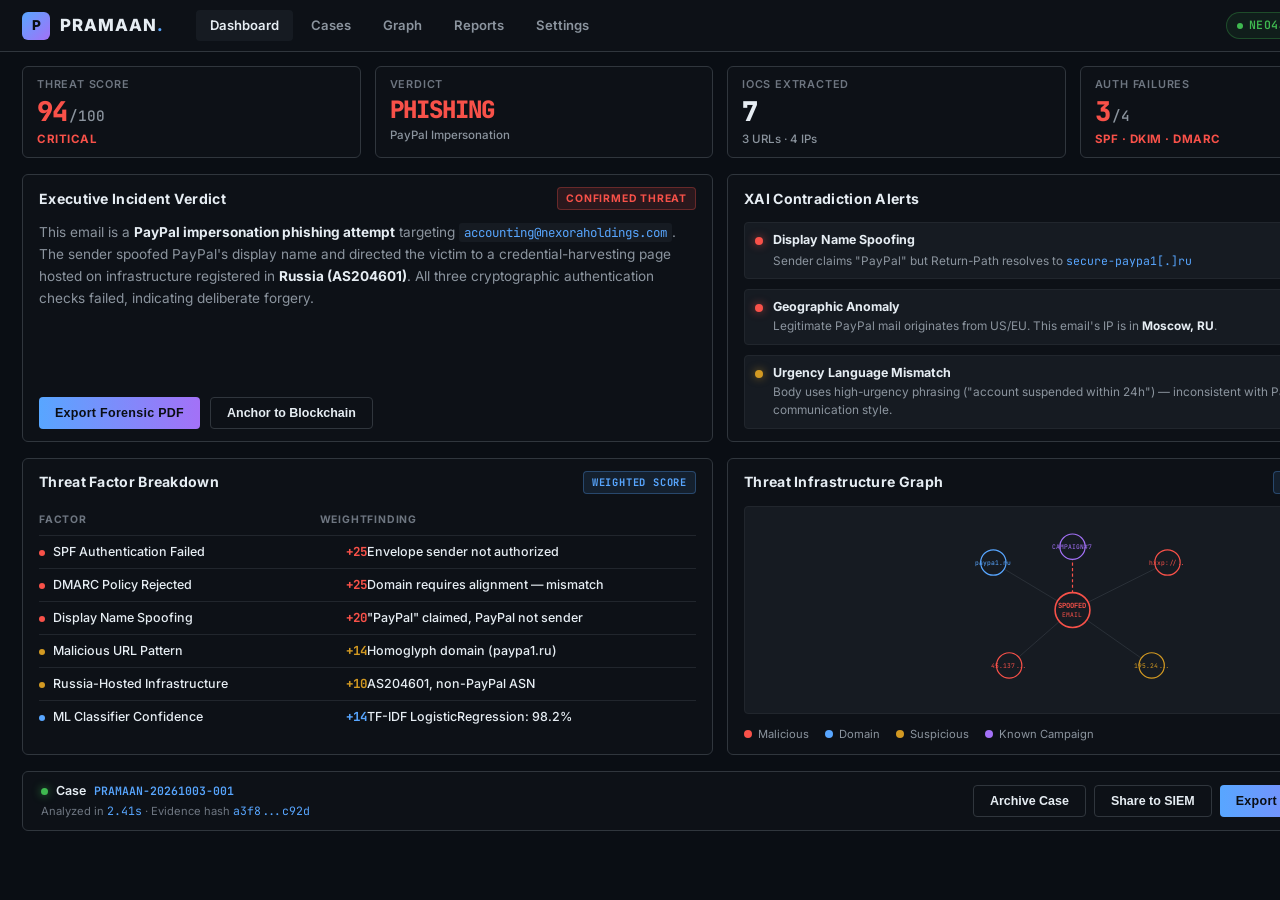
<file: soc/templates/_mockup.html>
<!DOCTYPE html>
<html lang="en">

<head>
    <meta charset="UTF-8">
    <title>PRAMAAN — Analyst Command Center</title>
    <link
        href="https://fonts.googleapis.com/css2?family=Inter:wght@400;500;600;700;800&family=JetBrains+Mono:wght@400;600&display=swap"
        rel="stylesheet">

    <style>
        :root {
            --soc-bg: #0a0e14;
            --soc-surface: #0d1117;
            --soc-surface-raised: #161b22;
            --soc-border: #30363d;
            --soc-border-muted: #21262d;
            --soc-text: #e6edf3;
            --soc-text-muted: #8b949e;
            --soc-text-subtle: #6e7681;
            --soc-critical: #f85149;
            --soc-medium: #d29922;
            --soc-safe: #3fb950;
            --soc-info: #58a6ff;
            --soc-blockchain: #a371f7;
            --soc-font-body: "Inter", sans-serif;
            --soc-font-mono: "JetBrains Mono", monospace;
            --soc-radius: 6px;
            --soc-radius-sm: 4px;
        }

        * {
            box-sizing: border-box;
            margin: 0;
            padding: 0;
        }

        body {
            width: 1440px;
            height: 900px;
            overflow: hidden;
            background: var(--soc-bg);
            color: var(--soc-text);
            font-family: var(--soc-font-body);
            font-size: 13px;
            line-height: 1.45;
            display: flex;
            flex-direction: column;
        }

        /* ============================================
           TOP NAV
           ============================================ */
        .topnav {
            display: flex;
            align-items: center;
            justify-content: space-between;
            padding: 10px 22px;
            border-bottom: 1px solid var(--soc-border);
            background: var(--soc-surface);
            flex-shrink: 0;
        }

        .topnav-left {
            display: flex;
            align-items: center;
            gap: 32px;
        }

        .brand {
            display: flex;
            align-items: center;
            gap: 10px;
        }

        .brand-mark {
            width: 28px;
            height: 28px;
            border-radius: 6px;
            background: linear-gradient(135deg, var(--soc-info), var(--soc-blockchain));
            display: flex;
            align-items: center;
            justify-content: center;
            font-weight: 800;
            font-size: 0.85rem;
            color: var(--soc-bg);
        }

        .brand-name {
            font-size: 1.05rem;
            font-weight: 800;
            letter-spacing: 1px;
        }

        .brand-name span {
            color: var(--soc-info);
        }

        .nav-links {
            display: flex;
            gap: 4px;
        }

        .nav-link {
            padding: 6px 14px;
            font-size: 0.82rem;
            font-weight: 600;
            color: var(--soc-text-muted);
            border-radius: var(--soc-radius-sm);
            cursor: pointer;
            transition: all 0.15s ease;
        }

        .nav-link:hover {
            color: var(--soc-text);
            background: var(--soc-surface-raised);
        }

        .nav-link.active {
            color: var(--soc-text);
            background: var(--soc-surface-raised);
        }

        .topnav-right {
            display: flex;
            align-items: center;
            gap: 16px;
        }

        .status-pill {
            display: inline-flex;
            align-items: center;
            gap: 6px;
            font-size: 0.72rem;
            font-weight: 600;
            color: var(--soc-safe);
            padding: 4px 10px;
            border: 1px solid rgba(63, 185, 80, 0.3);
            background: rgba(63, 185, 80, 0.08);
            border-radius: 999px;
            font-family: var(--soc-font-mono);
            text-transform: uppercase;
            letter-spacing: 0.5px;
        }

        .status-pill::before {
            content: '';
            width: 6px;
            height: 6px;
            border-radius: 50%;
            background: var(--soc-safe);
        }

        .avatar {
            width: 30px;
            height: 30px;
            border-radius: 50%;
            background: linear-gradient(135deg, var(--soc-info), var(--soc-blockchain));
            display: flex;
            align-items: center;
            justify-content: center;
            font-weight: 700;
            font-size: 0.72rem;
            color: var(--soc-bg);
        }

        /* Main content wrapper */
        .main {
            flex: 1;
            overflow: hidden;
            padding: 14px 22px;
            display: flex;
            flex-direction: column;
            gap: 16px;
        }

        /* ============================================
           KPI STRIP
           ============================================ */
        .kpi-strip {
            display: grid;
            grid-template-columns: repeat(4, 1fr);
            gap: 14px;
            flex-shrink: 0;
        }

        .kpi-card {
            background: var(--soc-surface);
            border: 1px solid var(--soc-border);
            border-radius: var(--soc-radius);
            padding: 10px 14px;
            display: flex;
            flex-direction: column;
            gap: 4px;
        }

        .kpi-label {
            font-size: 0.68rem;
            font-weight: 600;
            letter-spacing: 0.8px;
            text-transform: uppercase;
            color: var(--soc-text-subtle);
        }

        .kpi-value {
            font-size: 1.7rem;
            font-weight: 800;
            font-family: var(--soc-font-mono);
            color: var(--soc-text);
            line-height: 1.1;
            letter-spacing: -1px;
        }

        .kpi-value.kpi-critical {
            color: var(--soc-critical);
        }

        .kpi-suffix {
            font-size: 0.9rem;
            font-weight: 500;
            color: var(--soc-text-muted);
            margin-left: 2px;
            letter-spacing: 0;
        }

        .kpi-trend {
            font-size: 0.72rem;
            color: var(--soc-text-muted);
            font-weight: 500;
        }

        .kpi-trend.kpi-trend-critical {
            color: var(--soc-critical);
            font-weight: 700;
            letter-spacing: 0.5px;
            text-transform: uppercase;
        }

        /* ============================================
           PANELS — shared
           ============================================ */
        .panel {
            background: var(--soc-surface);
            border: 1px solid var(--soc-border);
            border-radius: var(--soc-radius);
            padding: 12px 16px;
            display: flex;
            flex-direction: column;
            gap: 12px;
            overflow: hidden;
        }

        .panel-header {
            display: flex;
            align-items: center;
            justify-content: space-between;
        }

        .panel-title {
            font-size: 0.88rem;
            font-weight: 700;
            letter-spacing: 0.3px;
            color: var(--soc-text);
        }

        .panel-tag {
            font-size: 0.65rem;
            font-weight: 700;
            letter-spacing: 0.8px;
            text-transform: uppercase;
            padding: 3px 8px;
            border-radius: 4px;
        }

        .panel-tag-critical {
            color: var(--soc-critical);
            background: rgba(248, 81, 73, 0.12);
            border: 1px solid rgba(248, 81, 73, 0.3);
        }

        /* Mid grid layout */
        .mid-grid {
            display: grid;
            grid-template-columns: 1fr 1fr;
            gap: 14px;
            flex-shrink: 0;
        }

        /* Verdict panel */
        .verdict-text {
            font-size: 0.85rem;
            line-height: 1.6;
            color: var(--soc-text-muted);
        }

        .verdict-text strong {
            color: var(--soc-text);
            font-weight: 700;
        }

        .verdict-text .mono {
            font-family: var(--soc-font-mono);
            font-size: 0.78rem;
            color: var(--soc-info);
            background: var(--soc-surface-raised);
            padding: 1px 5px;
            border-radius: 3px;
        }

        .verdict-actions {
            display: flex;
            gap: 10px;
            margin-top: auto;
        }

        .btn-primary {
            padding: 8px 16px;
            background: linear-gradient(90deg, var(--soc-info), var(--soc-blockchain));
            color: var(--soc-bg);
            border: none;
            border-radius: var(--soc-radius-sm);
            font-weight: 700;
            font-size: 0.78rem;
            letter-spacing: 0.3px;
            cursor: pointer;
        }

        .btn-ghost {
            padding: 8px 16px;
            background: transparent;
            color: var(--soc-text);
            border: 1px solid var(--soc-border);
            border-radius: var(--soc-radius-sm);
            font-weight: 600;
            font-size: 0.78rem;
            cursor: pointer;
        }

        /* XAI list */
        .xai-list {
            list-style: none;
            display: flex;
            flex-direction: column;
            gap: 10px;
            padding: 0;
            margin: 0;
        }

        .xai-list li {
            display: flex;
            gap: 10px;
            align-items: flex-start;
            padding: 8px 10px;
            background: var(--soc-surface-raised);
            border: 1px solid var(--soc-border-muted);
            border-radius: var(--soc-radius-sm);
        }

        .xai-dot {
            width: 8px;
            height: 8px;
            border-radius: 50%;
            flex-shrink: 0;
            margin-top: 6px;
        }

        .xai-dot-critical {
            background: var(--soc-critical);
            box-shadow: 0 0 8px rgba(248, 81, 73, 0.6);
        }

        .xai-dot-medium {
            background: var(--soc-medium);
            box-shadow: 0 0 8px rgba(210, 153, 34, 0.6);
        }

        .xai-title {
            font-size: 0.78rem;
            font-weight: 700;
            color: var(--soc-text);
            margin-bottom: 2px;
        }

        .xai-desc {
            font-size: 0.74rem;
            color: var(--soc-text-muted);
            line-height: 1.5;
        }

        .xai-desc .mono {
            font-family: var(--soc-font-mono);
            color: var(--soc-info);
        }

        .xai-desc strong {
            color: var(--soc-text);
        }

        /* ============================================
           THREAT FACTORS TABLE
           ============================================ */
        .panel-tag-mono {
            color: var(--soc-info);
            background: rgba(88, 166, 255, 0.1);
            border: 1px solid rgba(88, 166, 255, 0.3);
            font-family: var(--soc-font-mono);
        }

        .panel-tag-info {
            color: var(--soc-info);
            background: rgba(88, 166, 255, 0.1);
            border: 1px solid rgba(88, 166, 255, 0.3);
        }

        .factors-table {
            width: 100%;
            border-collapse: collapse;
            font-size: 0.78rem;
        }

        .factors-table th {
            text-align: left;
            font-size: 0.65rem;
            font-weight: 700;
            letter-spacing: 0.8px;
            text-transform: uppercase;
            color: var(--soc-text-subtle);
            padding: 6px 0 8px 0;
            border-bottom: 1px solid var(--soc-border-muted);
        }

        .factors-table td {
            padding: 7px 0;
            border-bottom: 1px solid var(--soc-border-muted);
            color: var(--soc-text);
            font-weight: 500;
        }

        .factors-table tr:last-child td {
            border-bottom: none;
        }

        .factors-table .ta-right {
            text-align: right;
        }

        .factors-table .mono-critical {
            font-family: var(--soc-font-mono);
            color: var(--soc-critical);
            font-weight: 700;
        }

        .factors-table .mono-medium {
            font-family: var(--soc-font-mono);
            color: var(--soc-medium);
            font-weight: 700;
        }

        .factors-table .mono-info {
            font-family: var(--soc-font-mono);
            color: var(--soc-info);
            font-weight: 700;
        }

        .dot {
            display: inline-block;
            width: 6px;
            height: 6px;
            border-radius: 50%;
            margin-right: 8px;
            vertical-align: middle;
        }

        .dot-critical {
            background: var(--soc-critical);
        }

        .dot-medium {
            background: var(--soc-medium);
        }

        .dot-info {
            background: var(--soc-info);
        }

        /* ============================================
           INFRASTRUCTURE GRAPH
           ============================================ */
        .graph-canvas {
            background: var(--soc-surface-raised);
            border: 1px solid var(--soc-border-muted);
            border-radius: var(--soc-radius-sm);
            padding: 8px;
            flex: 1;
            display: flex;
            align-items: center;
            justify-content: center;
        }

        .graph-svg {
            width: 100%;
            height: 100%;
            max-height: 190px;
        }

        .graph-legend {
            display: flex;
            gap: 16px;
            font-size: 0.7rem;
            color: var(--soc-text-muted);
            flex-wrap: wrap;
        }

        .graph-legend span {
            display: inline-flex;
            align-items: center;
            gap: 6px;
        }

        .legend-dot {
            width: 8px;
            height: 8px;
            border-radius: 50%;
            display: inline-block;
        }

        /* ============================================
           ACTION BAR
           ============================================ */
        .action-bar {
            display: flex;
            align-items: center;
            justify-content: space-between;
            gap: 20px;
            padding: 10px 18px;
            background: var(--soc-surface);
            border: 1px solid var(--soc-border);
            border-radius: var(--soc-radius);
            flex-shrink: 0;
        }

        .action-left {
            display: flex;
            flex-direction: column;
            gap: 3px;
        }

        .action-status {
            display: flex;
            align-items: center;
            gap: 8px;
            font-size: 0.78rem;
            font-weight: 600;
            color: var(--soc-text);
        }

        .status-dot {
            width: 7px;
            height: 7px;
            border-radius: 50%;
            background: var(--soc-safe);
            box-shadow: 0 0 8px rgba(63, 185, 80, 0.7);
        }

        .action-meta {
            font-size: 0.7rem;
            color: var(--soc-text-subtle);
        }

        .mono {
            font-family: var(--soc-font-mono);
            color: var(--soc-info);
            font-size: 0.72rem;
        }

        .action-right {
            display: flex;
            gap: 8px;
        }
    </style>
</head>

<body>

    <!-- ============================================
         TOP NAV
         ============================================ -->
    <nav class="topnav">
        <div class="topnav-left">
            <div class="brand">
                <div class="brand-mark">P</div>
                <div class="brand-name">PRAMAAN<span>.</span></div>
            </div>
            <div class="nav-links">
                <div class="nav-link active">Dashboard</div>
                <div class="nav-link">Cases</div>
                <div class="nav-link">Graph</div>
                <div class="nav-link">Reports</div>
                <div class="nav-link">Settings</div>
            </div>
        </div>
        <div class="topnav-right">
            <div class="status-pill">Neo4j Connected</div>
            <div class="avatar">SN</div>
        </div>
    </nav>

    <main class="main">
        <!-- ============================================
             KPI STRIP
             ============================================ -->
        <section class="kpi-strip">
            <div class="kpi-card">
                <div class="kpi-label">Threat Score</div>
                <div class="kpi-value kpi-critical">94<span class="kpi-suffix">/100</span></div>
                <div class="kpi-trend kpi-trend-critical">CRITICAL</div>
            </div>
            <div class="kpi-card">
                <div class="kpi-label">Verdict</div>
                <div class="kpi-value kpi-critical" style="font-size:1.5rem;">PHISHING</div>
                <div class="kpi-trend">PayPal Impersonation</div>
            </div>
            <div class="kpi-card">
                <div class="kpi-label">IOCs Extracted</div>
                <div class="kpi-value">7</div>
                <div class="kpi-trend">3 URLs · 4 IPs</div>
            </div>
            <div class="kpi-card">
                <div class="kpi-label">Auth Failures</div>
                <div class="kpi-value kpi-critical">3<span class="kpi-suffix">/4</span></div>
                <div class="kpi-trend kpi-trend-critical">SPF · DKIM · DMARC</div>
            </div>
        </section>
        </section>

        <!-- ============================================
             EXECUTIVE VERDICT + XAI CONTRADICTIONS
             ============================================ -->
        <section class="mid-grid">

            <!-- Executive Verdict -->
            <div class="panel verdict-panel">
                <div class="panel-header">
                    <div class="panel-title">Executive Incident Verdict</div>
                    <div class="panel-tag panel-tag-critical">CONFIRMED THREAT</div>
                </div>
                <p class="verdict-text">
                    This email is a <strong>PayPal impersonation phishing attempt</strong> targeting
                    <span class="mono">accounting@nexoraholdings.com</span>. The sender spoofed PayPal's
                    display name and directed the victim to a credential-harvesting page hosted on
                    infrastructure registered in <strong>Russia (AS204601)</strong>.
                    All three cryptographic authentication checks failed, indicating deliberate forgery.
                </p>
                <div class="verdict-actions">
                    <button class="btn-primary">Export Forensic PDF</button>
                    <button class="btn-ghost">Anchor to Blockchain</button>
                </div>
            </div>

            <!-- XAI Contradictions -->
            <div class="panel xai-panel">
                <div class="panel-header">
                    <div class="panel-title">XAI Contradiction Alerts</div>
                    <div class="panel-tag panel-tag-critical">3 FLAGGED</div>
                </div>
                <ul class="xai-list">
                    <li>
                        <span class="xai-dot xai-dot-critical"></span>
                        <div>
                            <div class="xai-title">Display Name Spoofing</div>
                            <div class="xai-desc">Sender claims "PayPal" but Return-Path resolves to <span
                                    class="mono">secure-paypa1[.]ru</span></div>
                        </div>
                    </li>
                    <li>
                        <span class="xai-dot xai-dot-critical"></span>
                        <div>
                            <div class="xai-title">Geographic Anomaly</div>
                            <div class="xai-desc">Legitimate PayPal mail originates from US/EU. This email's IP is in
                                <strong>Moscow, RU</strong>.
                            </div>
                        </div>
                    </li>
                    <li>
                        <span class="xai-dot xai-dot-medium"></span>
                        <div>
                            <div class="xai-title">Urgency Language Mismatch</div>
                            <div class="xai-desc">Body uses high-urgency phrasing ("account suspended within 24h") —
                                inconsistent with PayPal's communication style.</div>
                        </div>
                    </li>
                </ul>
            </div>

        </section>
        </section>

        <!-- ============================================
             THREAT FACTORS + INFRASTRUCTURE GRAPH
             ============================================ -->
        <section class="mid-grid">

            <!-- Threat Factors -->
            <div class="panel factors-panel">
                <div class="panel-header">
                    <div class="panel-title">Threat Factor Breakdown</div>
                    <div class="panel-tag panel-tag-mono">WEIGHTED SCORE</div>
                </div>
                <table class="factors-table">
                    <thead>
                        <tr>
                            <th>Factor</th>
                            <th class="ta-right">Weight</th>
                            <th>Finding</th>
                        </tr>
                    </thead>
                    <tbody>
                        <tr>
                            <td><span class="dot dot-critical"></span>SPF Authentication Failed</td>
                            <td class="ta-right mono-critical">+25</td>
                            <td>Envelope sender not authorized</td>
                        </tr>
                        <tr>
                            <td><span class="dot dot-critical"></span>DMARC Policy Rejected</td>
                            <td class="ta-right mono-critical">+25</td>
                            <td>Domain requires alignment — mismatch</td>
                        </tr>
                        <tr>
                            <td><span class="dot dot-critical"></span>Display Name Spoofing</td>
                            <td class="ta-right mono-critical">+20</td>
                            <td>"PayPal" claimed, PayPal not sender</td>
                        </tr>
                        <tr>
                            <td><span class="dot dot-medium"></span>Malicious URL Pattern</td>
                            <td class="ta-right mono-medium">+14</td>
                            <td>Homoglyph domain (paypa1.ru)</td>
                        </tr>
                        <tr>
                            <td><span class="dot dot-medium"></span>Russia-Hosted Infrastructure</td>
                            <td class="ta-right mono-medium">+10</td>
                            <td>AS204601, non-PayPal ASN</td>
                        </tr>
                        <tr>
                            <td><span class="dot dot-info"></span>ML Classifier Confidence</td>
                            <td class="ta-right mono-info">+14</td>
                            <td>TF-IDF LogisticRegression: 98.2%</td>
                        </tr>
                    </tbody>
                </table>
            </div>

            <!-- Infrastructure Graph -->
            <div class="panel graph-panel">
                <div class="panel-header">
                    <div class="panel-title">Threat Infrastructure Graph</div>
                    <div class="panel-tag panel-tag-info">7 NODES · 9 EDGES</div>
                </div>
                <div class="graph-canvas">
                    <!-- Simple SVG mock of infrastructure graph -->
                    <svg viewBox="0 0 400 240" class="graph-svg">
                        <!-- Edges -->
                        <line x1="100" y1="60" x2="200" y2="120" stroke="#30363d" stroke-width="1" />
                        <line x1="200" y1="120" x2="320" y2="60" stroke="#30363d" stroke-width="1" />
                        <line x1="200" y1="120" x2="120" y2="190" stroke="#30363d" stroke-width="1" />
                        <line x1="200" y1="120" x2="300" y2="190" stroke="#30363d" stroke-width="1" />
                        <line x1="200" y1="120" x2="200" y2="40" stroke="#f85149" stroke-width="1.5"
                            stroke-dasharray="4,3" />

                        <!-- Email (center) -->
                        <circle cx="200" cy="120" r="22" fill="#161b22" stroke="#f85149" stroke-width="2" />
                        <text x="200" y="118" text-anchor="middle" font-size="9" fill="#f85149"
                            font-family="JetBrains Mono" font-weight="700">SPOOFED</text>
                        <text x="200" y="129" text-anchor="middle" font-size="8" fill="#f85149"
                            font-family="JetBrains Mono">EMAIL</text>

                        <!-- Sender domain -->
                        <circle cx="100" cy="60" r="16" fill="#161b22" stroke="#58a6ff" stroke-width="1.5" />
                        <text x="100" y="63" text-anchor="middle" font-size="8" fill="#58a6ff"
                            font-family="JetBrains Mono">paypa1.ru</text>

                        <!-- Malicious URL -->
                        <circle cx="320" cy="60" r="16" fill="#161b22" stroke="#f85149" stroke-width="1.5" />
                        <text x="320" y="63" text-anchor="middle" font-size="8" fill="#f85149"
                            font-family="JetBrains Mono">hxxp://..</text>

                        <!-- IP 1 -->
                        <circle cx="120" cy="190" r="16" fill="#161b22" stroke="#f85149" stroke-width="1.5" />
                        <text x="120" y="193" text-anchor="middle" font-size="8" fill="#f85149"
                            font-family="JetBrains Mono">45.137...</text>

                        <!-- IP 2 -->
                        <circle cx="300" cy="190" r="16" fill="#161b22" stroke="#d29922" stroke-width="1.5" />
                        <text x="300" y="193" text-anchor="middle" font-size="8" fill="#d29922"
                            font-family="JetBrains Mono">195.24...</text>

                        <!-- Historic campaign node -->
                        <circle cx="200" cy="40" r="16" fill="#161b22" stroke="#a371f7" stroke-width="1.5" />
                        <text x="200" y="43" text-anchor="middle" font-size="8" fill="#a371f7"
                            font-family="JetBrains Mono">CAMPAIGN#7</text>
                    </svg>
                </div>
                <div class="graph-legend">
                    <span><span class="legend-dot" style="background:#f85149;"></span>Malicious</span>
                    <span><span class="legend-dot" style="background:#58a6ff;"></span>Domain</span>
                    <span><span class="legend-dot" style="background:#d29922;"></span>Suspicious</span>
                    <span><span class="legend-dot" style="background:#a371f7;"></span>Known Campaign</span>
                </div>
            </div>

        </section>
        </section>

        <!-- ============================================
             ACTION BAR
             ============================================ -->
        <section class="action-bar">
            <div class="action-left">
                <div class="action-status">
                    <span class="status-dot"></span>
                    Case <span class="mono">PRAMAAN-20261003-001</span>
                </div>
                <div class="action-meta">
                    Analyzed in <span class="mono">2.41s</span> · Evidence hash <span class="mono">a3f8...c92d</span>
                </div>
            </div>
            <div class="action-right">
                <button class="btn-ghost">Archive Case</button>
                <button class="btn-ghost">Share to SIEM</button>
                <button class="btn-primary">Export Forensic Bundle</button>
            </div>
        </section>

    </main>
    </main>
    </main>
    </main>

</body>

</html>
</file>
